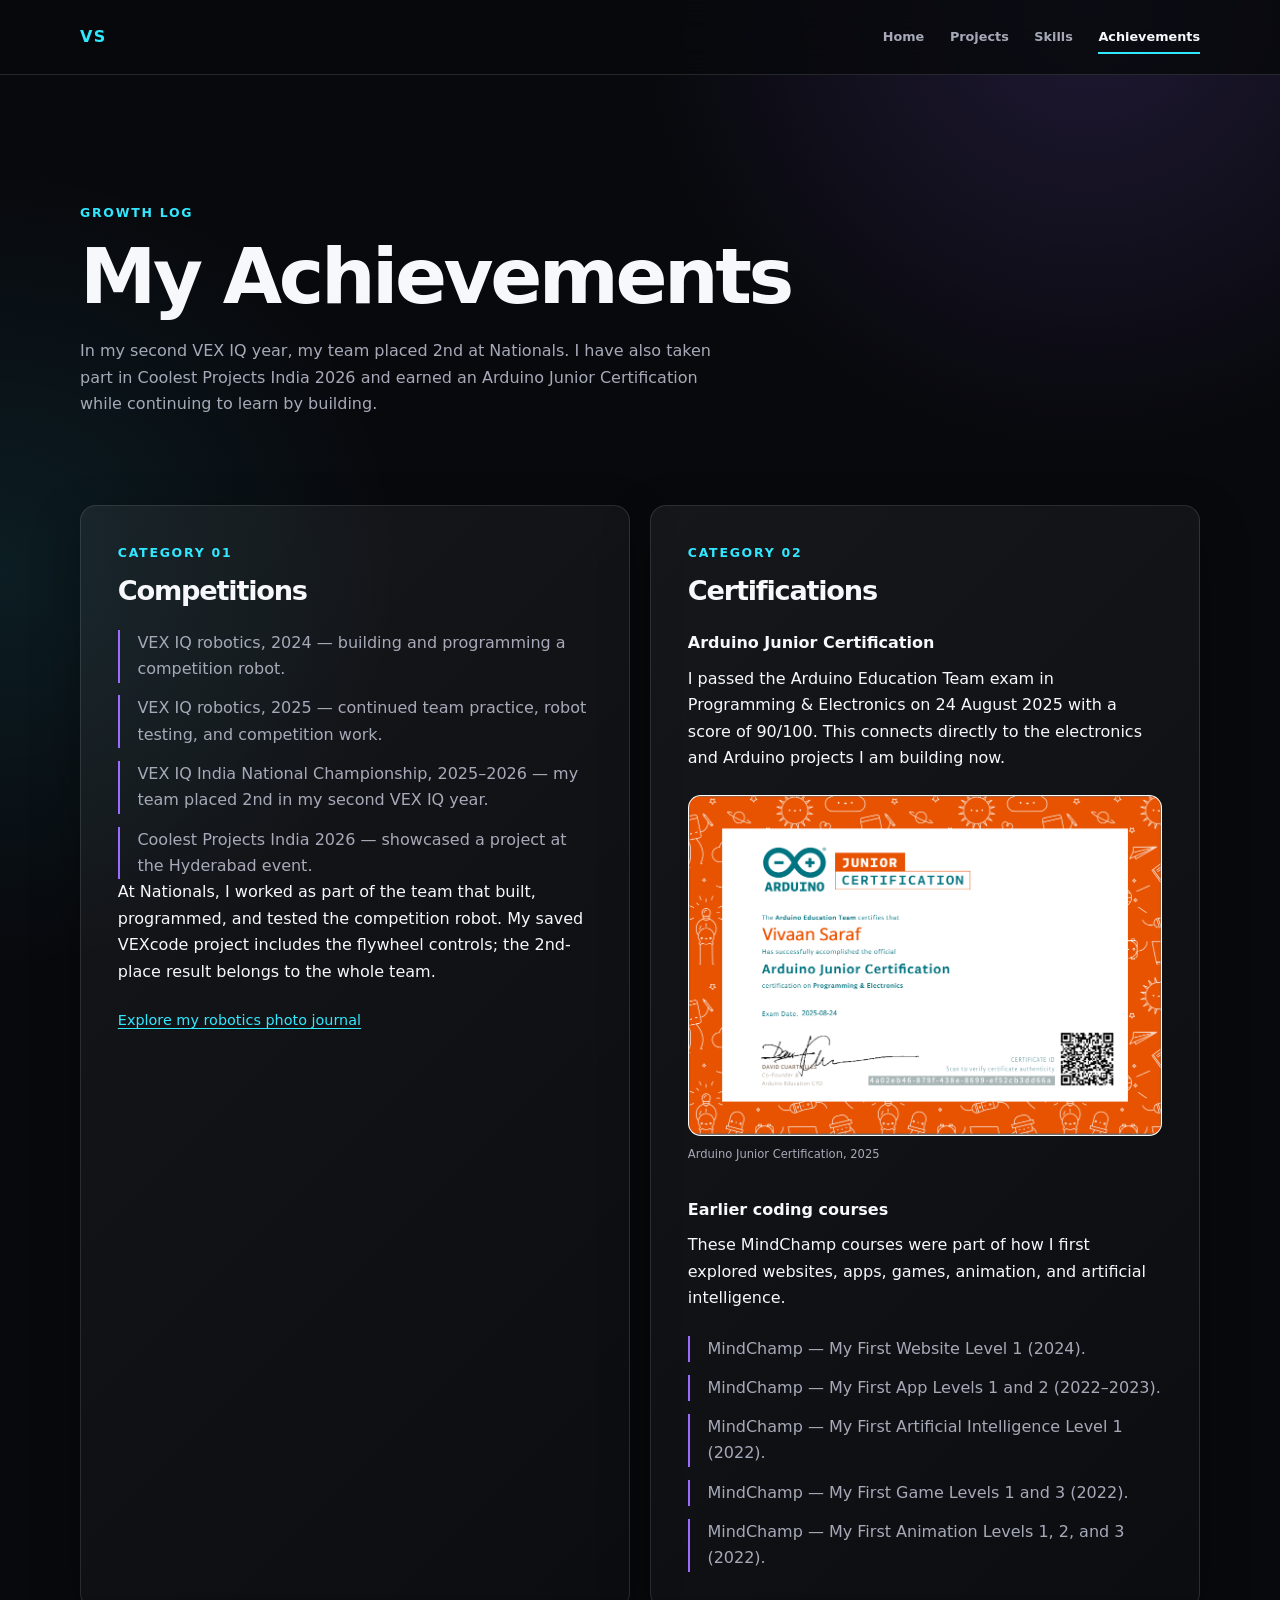
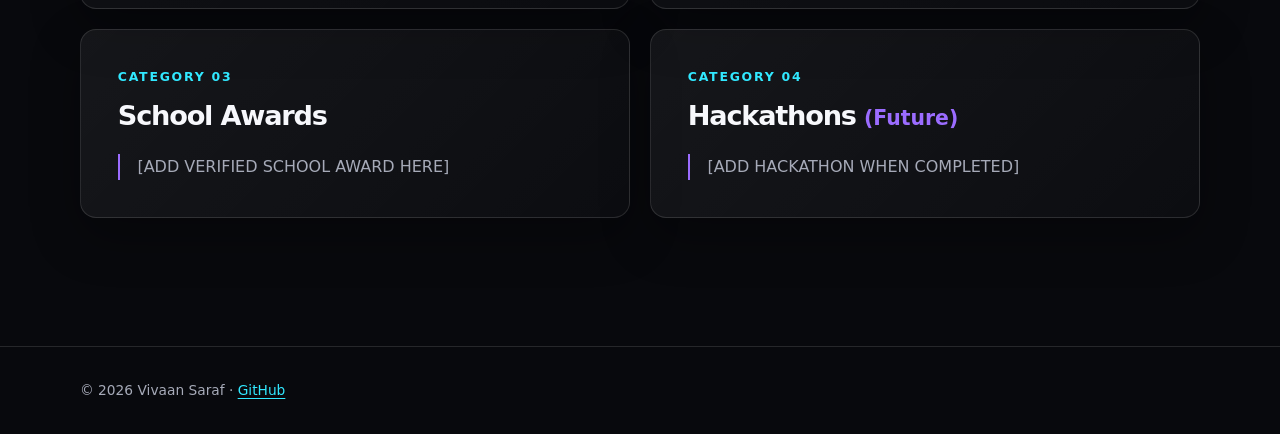
<file: achievements.html>
<!DOCTYPE html>
<html lang="en">
<head>
  <meta charset="UTF-8">
  <meta name="viewport" content="width=device-width, initial-scale=1.0">
  <meta name="description" content="Vivaan Saraf's robotics competitions, Arduino Junior Certification, and coding certificates.">
  <title>Achievements | Vivaan Saraf</title>
  <link rel="stylesheet" href="style.css?v=2.0">
</head>
<body>
  <header class="site-header">
    <nav class="site-nav container" aria-label="Primary navigation">
      <a class="brand" href="index.html" aria-label="Vivaan Saraf home">VS</a>
      <ul class="nav-links">
        <li><a href="index.html">Home</a></li>
        <li><a href="projects.html">Projects</a></li>
        <li><a href="skills.html">Skills</a></li>
        <li><a class="active" href="achievements.html" aria-current="page">Achievements</a></li>
      </ul>
    </nav>
  </header>

  <main>
    <section class="page-intro section container" aria-labelledby="achievements-title">
      <p class="eyebrow">Growth Log</p>
      <h1 id="achievements-title">My Achievements</h1>
      <p>In my second VEX IQ year, my team placed 2nd at Nationals. I have also taken part in Coolest Projects India 2026 and earned an Arduino Junior Certification while continuing to learn by building.</p>
    </section>

    <section class="section container achievements-grid" aria-label="Achievement categories">
      <article class="info-panel">
        <p class="eyebrow">Category 01</p>
        <h2>Competitions</h2>
        <ul class="accent-list">
          <li>VEX IQ robotics, 2024 — building and programming a competition robot.</li>
          <li>VEX IQ robotics, 2025 — continued team practice, robot testing, and competition work.</li>
          <li>VEX IQ India National Championship, 2025–2026 — my team placed 2nd in my second VEX IQ year.</li>
          <li>Coolest Projects India 2026 — showcased a project at the Hyderabad event.</li>
        </ul>
        <p>At Nationals, I worked as part of the team that built, programmed, and tested the competition robot. My saved VEXcode project includes the flywheel controls; the 2nd-place result belongs to the whole team.</p>
        <p><a href="https://photos.google.com/share/AF1QipMqKYZUfU76-3mRbu2ZNvPYSfWubZAIC1T2TUKQFDXF357ADCzVOULn_W6FX2EanA?key=ZWhiV0VmaGZkWm0yZWlWdFhhTnVDUXloYXJiU253" target="_blank" rel="noopener noreferrer">Explore my robotics photo journal</a></p>
      </article>
      <article class="info-panel">
        <p class="eyebrow">Category 02</p>
        <h2>Certifications</h2>
        <h3>Arduino Junior Certification</h3>
        <p>I passed the Arduino Education Team exam in Programming &amp; Electronics on 24 August 2025 with a score of 90/100. This connects directly to the electronics and Arduino projects I am building now.</p>
        <figure class="certificate-figure">
          <img class="certificate-image" src="images/certifications/arduino-junior-2025.png" alt="Arduino Junior Certification awarded to Vivaan Saraf on 24 August 2025" loading="lazy">
          <figcaption>Arduino Junior Certification, 2025</figcaption>
        </figure>
        <h3>Earlier coding courses</h3>
        <p>These MindChamp courses were part of how I first explored websites, apps, games, animation, and artificial intelligence.</p>
        <ul class="accent-list">
          <li>MindChamp — My First Website Level 1 (2024).</li>
          <li>MindChamp — My First App Levels 1 and 2 (2022–2023).</li>
          <li>MindChamp — My First Artificial Intelligence Level 1 (2022).</li>
          <li>MindChamp — My First Game Levels 1 and 3 (2022).</li>
          <li>MindChamp — My First Animation Levels 1, 2, and 3 (2022).</li>
        </ul>
      </article>
      <article class="info-panel">
        <p class="eyebrow">Category 03</p>
        <h2>School Awards</h2>
        <ul class="accent-list">
          <li>[ADD VERIFIED SCHOOL AWARD HERE]</li>
        </ul>
      </article>
      <article class="info-panel">
        <p class="eyebrow">Category 04</p>
        <h2>Hackathons <span class="future-label">(Future)</span></h2>
        <ul class="accent-list">
          <li>[ADD HACKATHON WHEN COMPLETED]</li>
        </ul>
      </article>
    </section>
  </main>

  <footer class="site-footer">
    <div class="container"><p>© 2026 Vivaan Saraf · <a href="https://github.com/VivaanSaraf" target="_blank" rel="noopener noreferrer">GitHub</a></p></div>
  </footer>
</body>
</html>
</file>
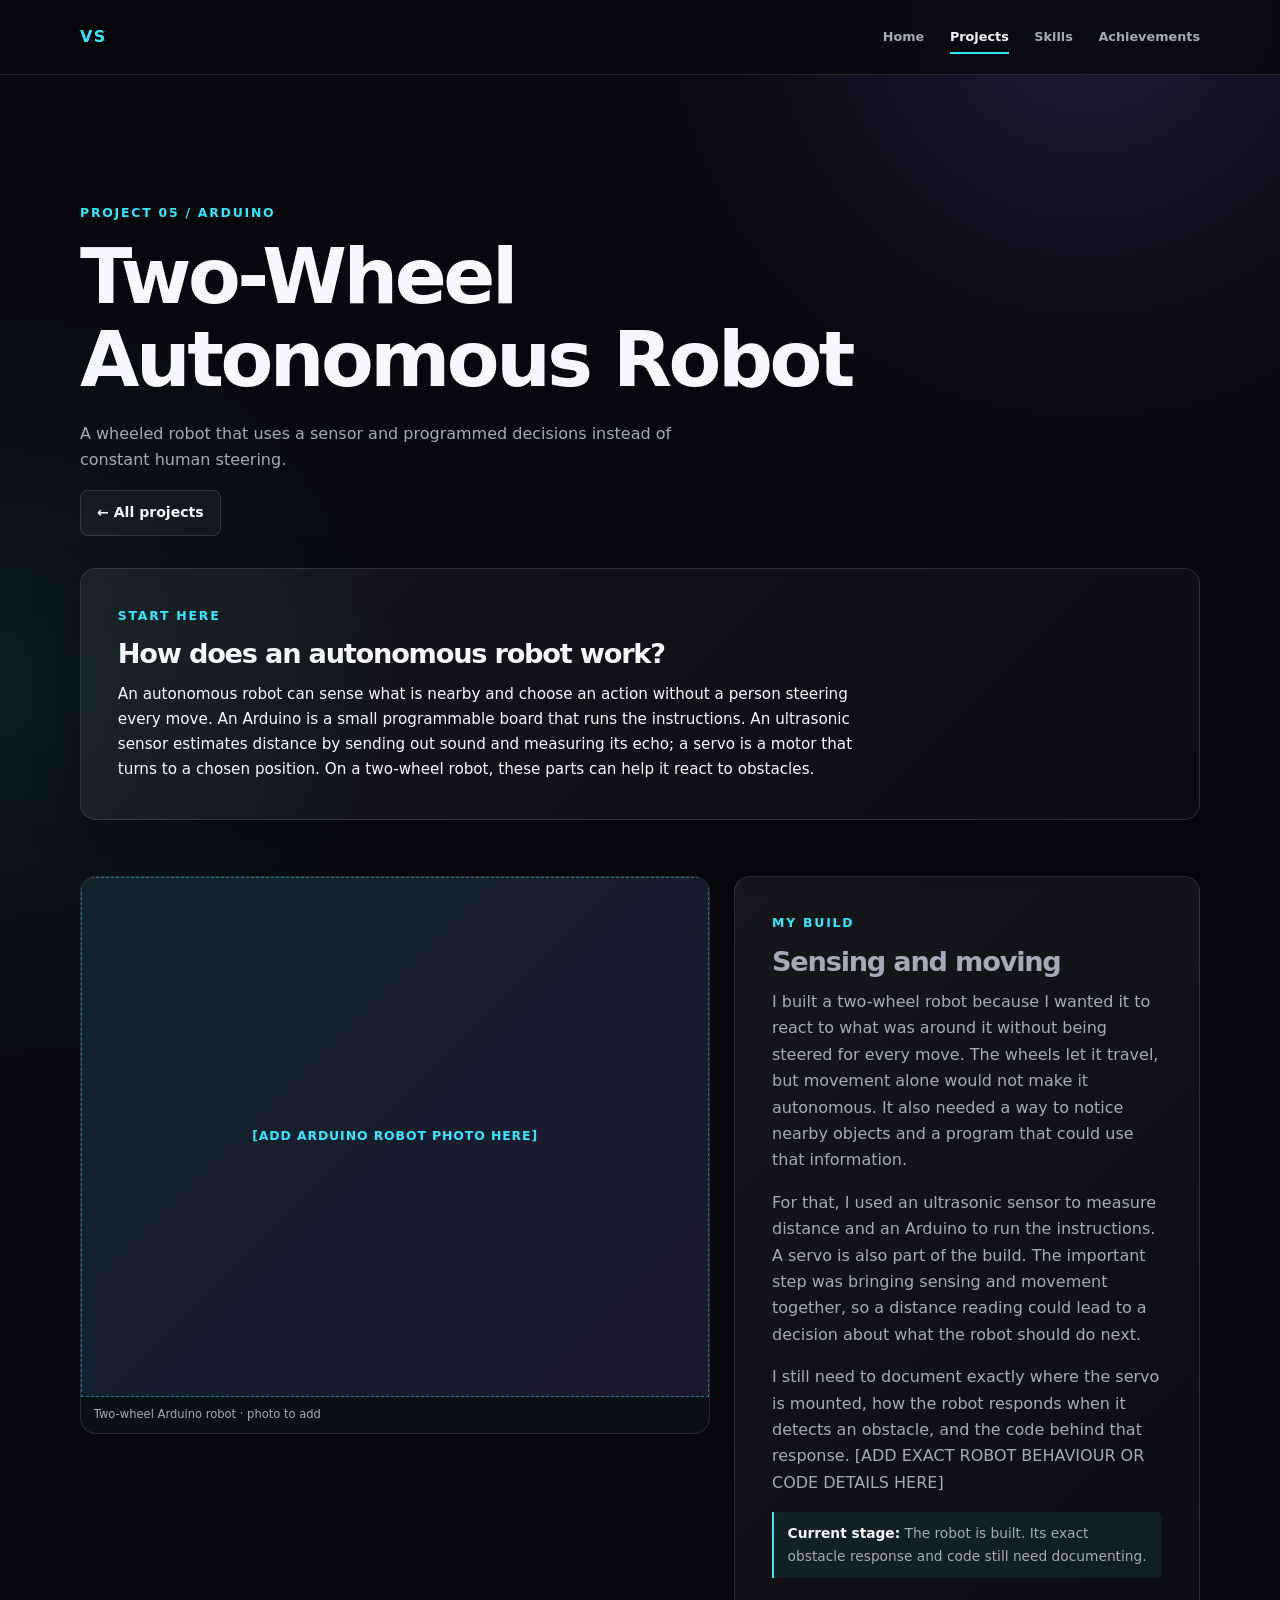
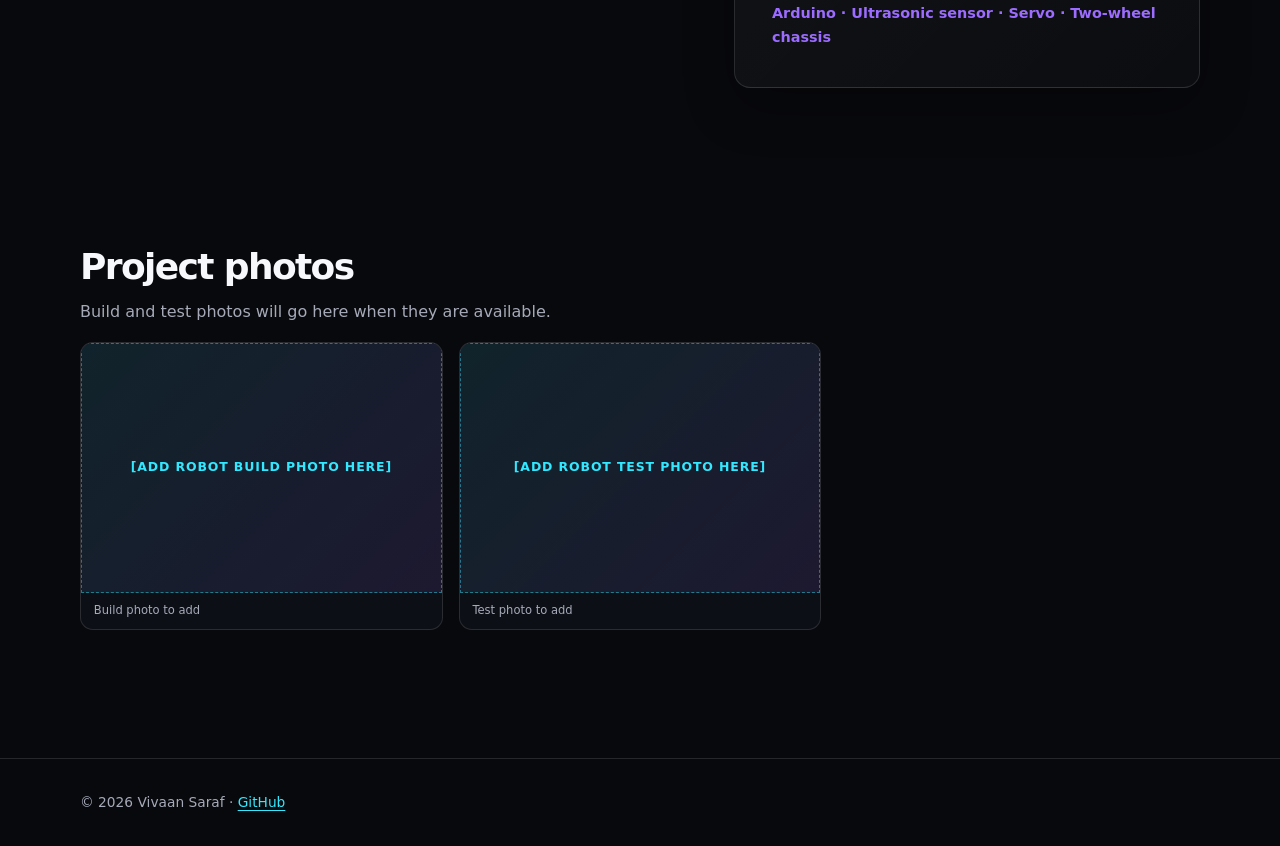
<file: arduino-robot.html>
<!DOCTYPE html>
<html lang="en">
<head>
  <meta charset="UTF-8">
  <meta name="viewport" content="width=device-width, initial-scale=1.0">
  <meta name="description" content="Vivaan Saraf's two-wheel autonomous Arduino robot with an ultrasonic sensor and servo.">
  <title>Two-Wheel Autonomous Robot | Vivaan Saraf</title>
  <link rel="stylesheet" href="style.css?v=2.0">
</head>
<body>
  <header class="site-header">
    <nav class="site-nav container" aria-label="Primary navigation">
      <a class="brand" href="index.html" aria-label="Vivaan Saraf home">VS</a>
      <ul class="nav-links">
        <li><a href="index.html">Home</a></li>
        <li><a class="active" href="projects.html" aria-current="page">Projects</a></li>
        <li><a href="skills.html">Skills</a></li>
        <li><a href="achievements.html">Achievements</a></li>
      </ul>
    </nav>
  </header>

  <main>
    <section class="page-intro section container" aria-labelledby="project-title">
      <p class="eyebrow">Project 05 / Arduino</p>
      <h1 id="project-title">Two-Wheel Autonomous Robot</h1>
      <p>A wheeled robot that uses a sensor and programmed decisions instead of constant human steering.</p>
      <a class="button button-secondary" href="projects.html">← All projects</a>
    </section>

    <section class="section container project-explainer" aria-labelledby="arduino-explainer-title">
      <div class="info-panel">
        <p class="eyebrow">Start here</p>
        <h2 id="arduino-explainer-title">How does an autonomous robot work?</h2>
        <p>An autonomous robot can sense what is nearby and choose an action without a person steering every move. An Arduino is a small programmable board that runs the instructions. An ultrasonic sensor estimates distance by sending out sound and measuring its echo; a servo is a motor that turns to a chosen position. On a two-wheel robot, these parts can help it react to obstacles.</p>
      </div>
    </section>

    <section class="section container project-detail" aria-label="Arduino robot project details">
      <div class="project-detail-grid">
        <figure class="media-slot">
          <div class="image-placeholder" role="img" aria-label="Arduino robot project photo to be added">[ADD ARDUINO ROBOT PHOTO HERE]</div>
          <figcaption>Two-wheel Arduino robot · photo to add</figcaption>
        </figure>
        <article class="info-panel">
          <p class="eyebrow">My build</p>
          <h2>Sensing and moving</h2>
          <p>I built a two-wheel robot because I wanted it to react to what was around it without being steered for every move. The wheels let it travel, but movement alone would not make it autonomous. It also needed a way to notice nearby objects and a program that could use that information.</p>
          <p>For that, I used an ultrasonic sensor to measure distance and an Arduino to run the instructions. A servo is also part of the build. The important step was bringing sensing and movement together, so a distance reading could lead to a decision about what the robot should do next.</p>
          <p>I still need to document exactly where the servo is mounted, how the robot responds when it detects an obstacle, and the code behind that response. [ADD EXACT ROBOT BEHAVIOUR OR CODE DETAILS HERE]</p>
          <p class="project-status"><strong>Current stage:</strong> The robot is built. Its exact obstacle response and code still need documenting.</p>
          <p class="tech-stack">Arduino · Ultrasonic sensor · Servo · Two-wheel chassis</p>
        </article>
      </div>
    </section>

    <section class="section container detail-section" aria-labelledby="arduino-gallery-title">
      <h2 id="arduino-gallery-title">Project photos</h2>
      <p class="detail-copy">Build and test photos will go here when they are available.</p>
      <div class="detail-gallery">
        <figure class="gallery-item"><div class="image-placeholder" role="img" aria-label="Arduino robot build photo to be added">[ADD ROBOT BUILD PHOTO HERE]</div><figcaption>Build photo to add</figcaption></figure>
        <figure class="gallery-item"><div class="image-placeholder" role="img" aria-label="Arduino robot test photo to be added">[ADD ROBOT TEST PHOTO HERE]</div><figcaption>Test photo to add</figcaption></figure>
      </div>
    </section>
  </main>

  <footer class="site-footer">
    <div class="container"><p>© 2026 Vivaan Saraf · <a href="https://github.com/VivaanSaraf" target="_blank" rel="noopener noreferrer">GitHub</a></p></div>
  </footer>
</body>
</html>
</file>
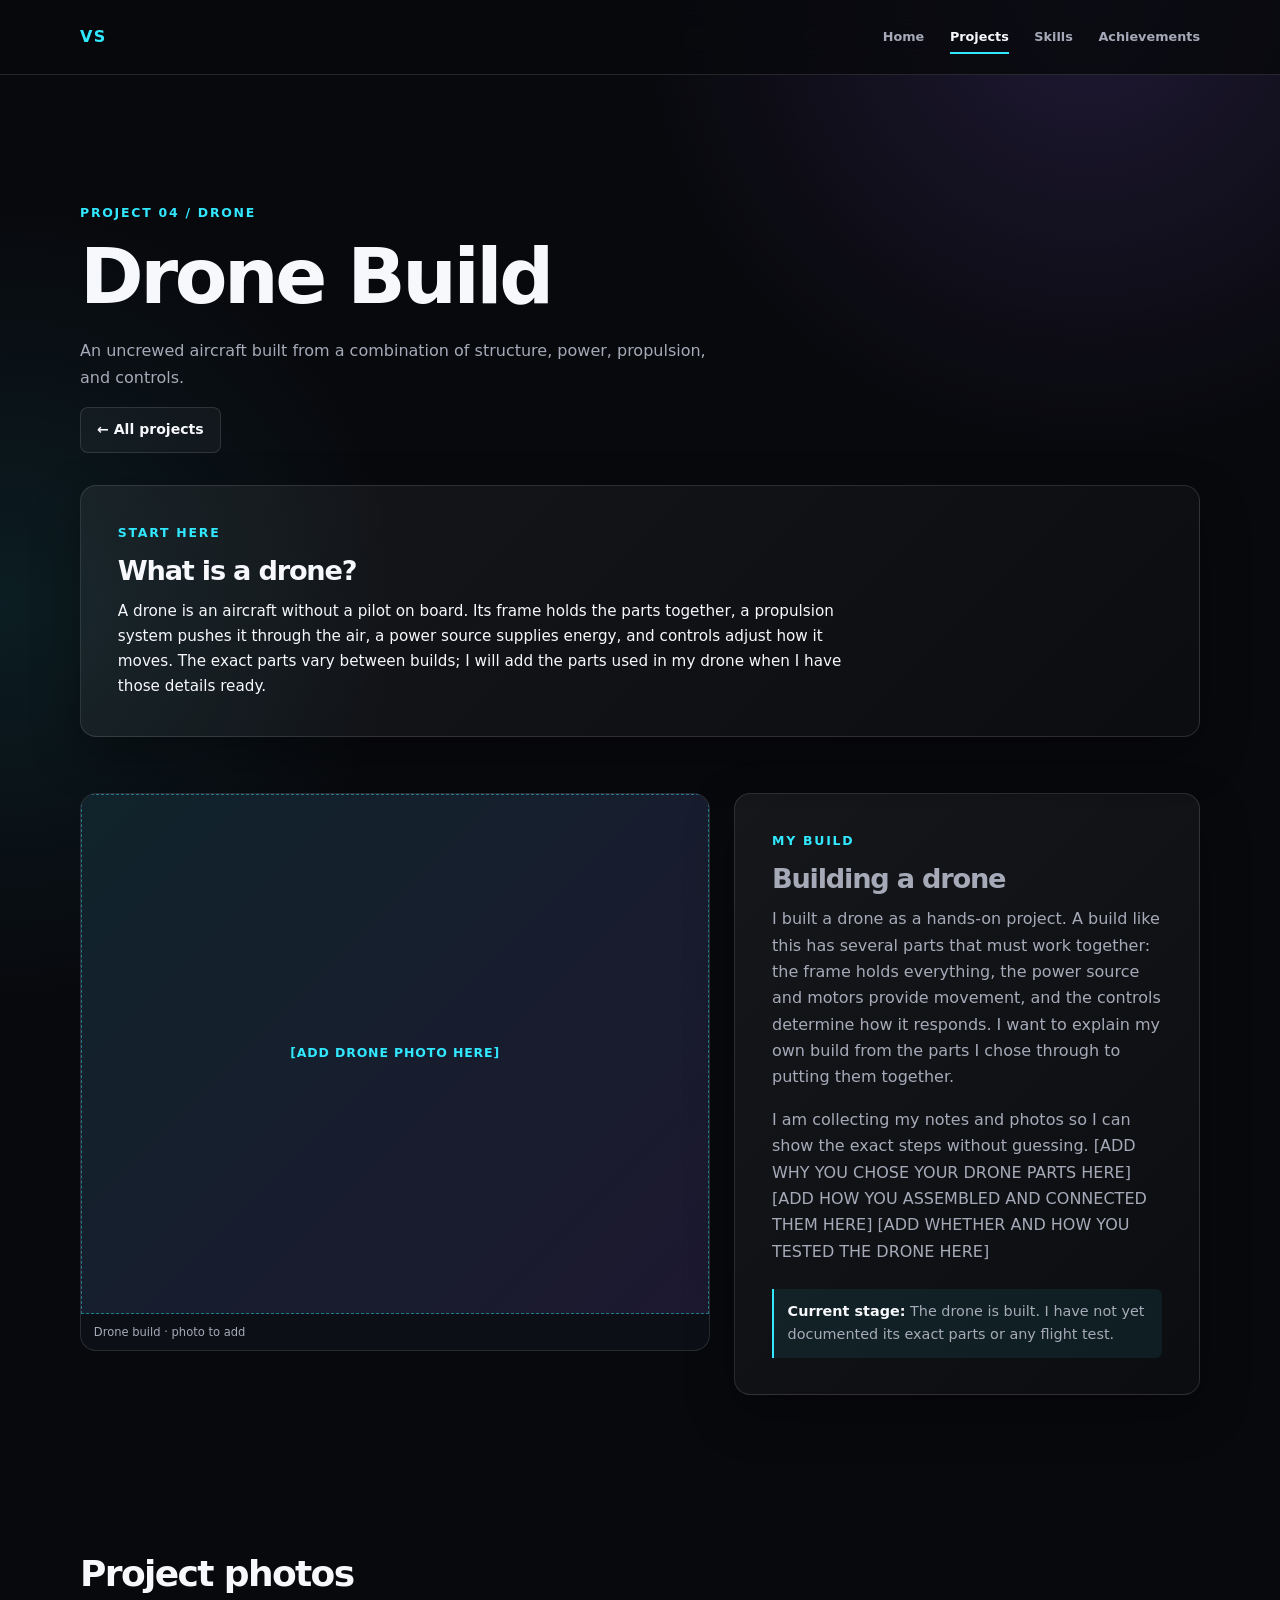
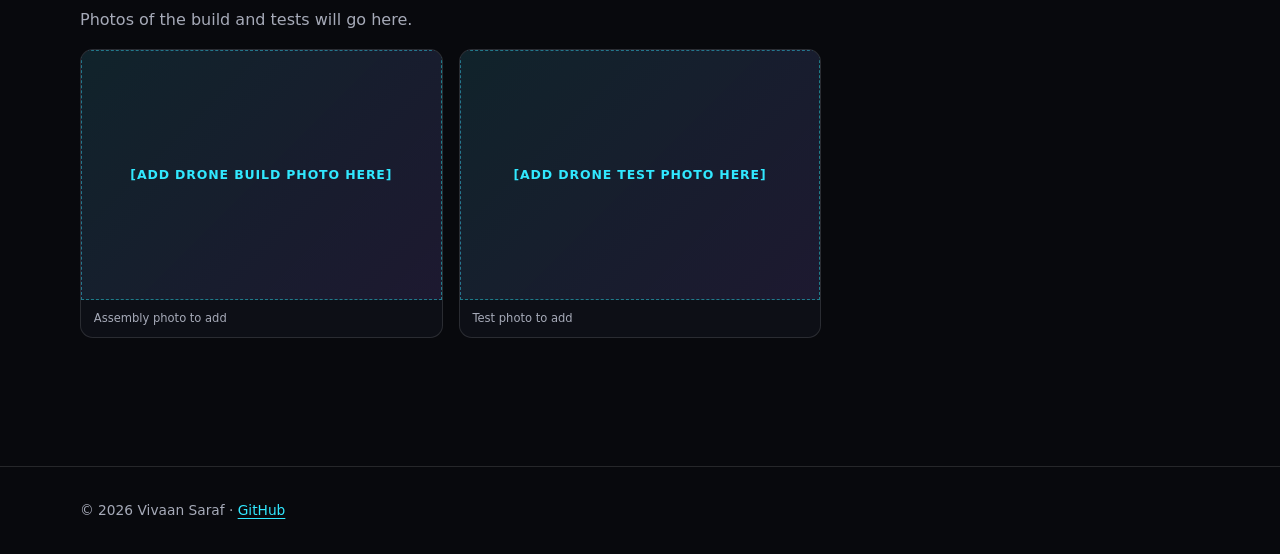
<file: drone.html>
<!DOCTYPE html>
<html lang="en">
<head>
  <meta charset="UTF-8">
  <meta name="viewport" content="width=device-width, initial-scale=1.0">
  <meta name="description" content="Vivaan Saraf's drone build project.">
  <title>Drone Build | Vivaan Saraf</title>
  <link rel="stylesheet" href="style.css?v=2.0">
</head>
<body>
  <header class="site-header">
    <nav class="site-nav container" aria-label="Primary navigation">
      <a class="brand" href="index.html" aria-label="Vivaan Saraf home">VS</a>
      <ul class="nav-links">
        <li><a href="index.html">Home</a></li>
        <li><a class="active" href="projects.html" aria-current="page">Projects</a></li>
        <li><a href="skills.html">Skills</a></li>
        <li><a href="achievements.html">Achievements</a></li>
      </ul>
    </nav>
  </header>

  <main>
    <section class="page-intro section container" aria-labelledby="project-title">
      <p class="eyebrow">Project 04 / Drone</p>
      <h1 id="project-title">Drone Build</h1>
      <p>An uncrewed aircraft built from a combination of structure, power, propulsion, and controls.</p>
      <a class="button button-secondary" href="projects.html">← All projects</a>
    </section>

    <section class="section container project-explainer" aria-labelledby="drone-explainer-title">
      <div class="info-panel">
        <p class="eyebrow">Start here</p>
        <h2 id="drone-explainer-title">What is a drone?</h2>
        <p>A drone is an aircraft without a pilot on board. Its frame holds the parts together, a propulsion system pushes it through the air, a power source supplies energy, and controls adjust how it moves. The exact parts vary between builds; I will add the parts used in my drone when I have those details ready.</p>
      </div>
    </section>

    <section class="section container project-detail" aria-label="Drone project details">
      <div class="project-detail-grid">
        <figure class="media-slot">
          <div class="image-placeholder" role="img" aria-label="Drone project photo to be added">[ADD DRONE PHOTO HERE]</div>
          <figcaption>Drone build · photo to add</figcaption>
        </figure>
        <article class="info-panel">
          <p class="eyebrow">My build</p>
          <h2>Building a drone</h2>
          <p>I built a drone as a hands-on project. A build like this has several parts that must work together: the frame holds everything, the power source and motors provide movement, and the controls determine how it responds. I want to explain my own build from the parts I chose through to putting them together.</p>
          <p>I am collecting my notes and photos so I can show the exact steps without guessing. [ADD WHY YOU CHOSE YOUR DRONE PARTS HERE] [ADD HOW YOU ASSEMBLED AND CONNECTED THEM HERE] [ADD WHETHER AND HOW YOU TESTED THE DRONE HERE]</p>
          <p class="project-status"><strong>Current stage:</strong> The drone is built. I have not yet documented its exact parts or any flight test.</p>
        </article>
      </div>
    </section>

    <section class="section container detail-section" aria-labelledby="drone-gallery-title">
      <h2 id="drone-gallery-title">Project photos</h2>
      <p class="detail-copy">Photos of the build and tests will go here.</p>
      <div class="detail-gallery">
        <figure class="gallery-item"><div class="image-placeholder" role="img" aria-label="Drone assembly photo to be added">[ADD DRONE BUILD PHOTO HERE]</div><figcaption>Assembly photo to add</figcaption></figure>
        <figure class="gallery-item"><div class="image-placeholder" role="img" aria-label="Drone test photo to be added">[ADD DRONE TEST PHOTO HERE]</div><figcaption>Test photo to add</figcaption></figure>
      </div>
    </section>
  </main>

  <footer class="site-footer">
    <div class="container"><p>© 2026 Vivaan Saraf · <a href="https://github.com/VivaanSaraf" target="_blank" rel="noopener noreferrer">GitHub</a></p></div>
  </footer>
</body>
</html>
</file>
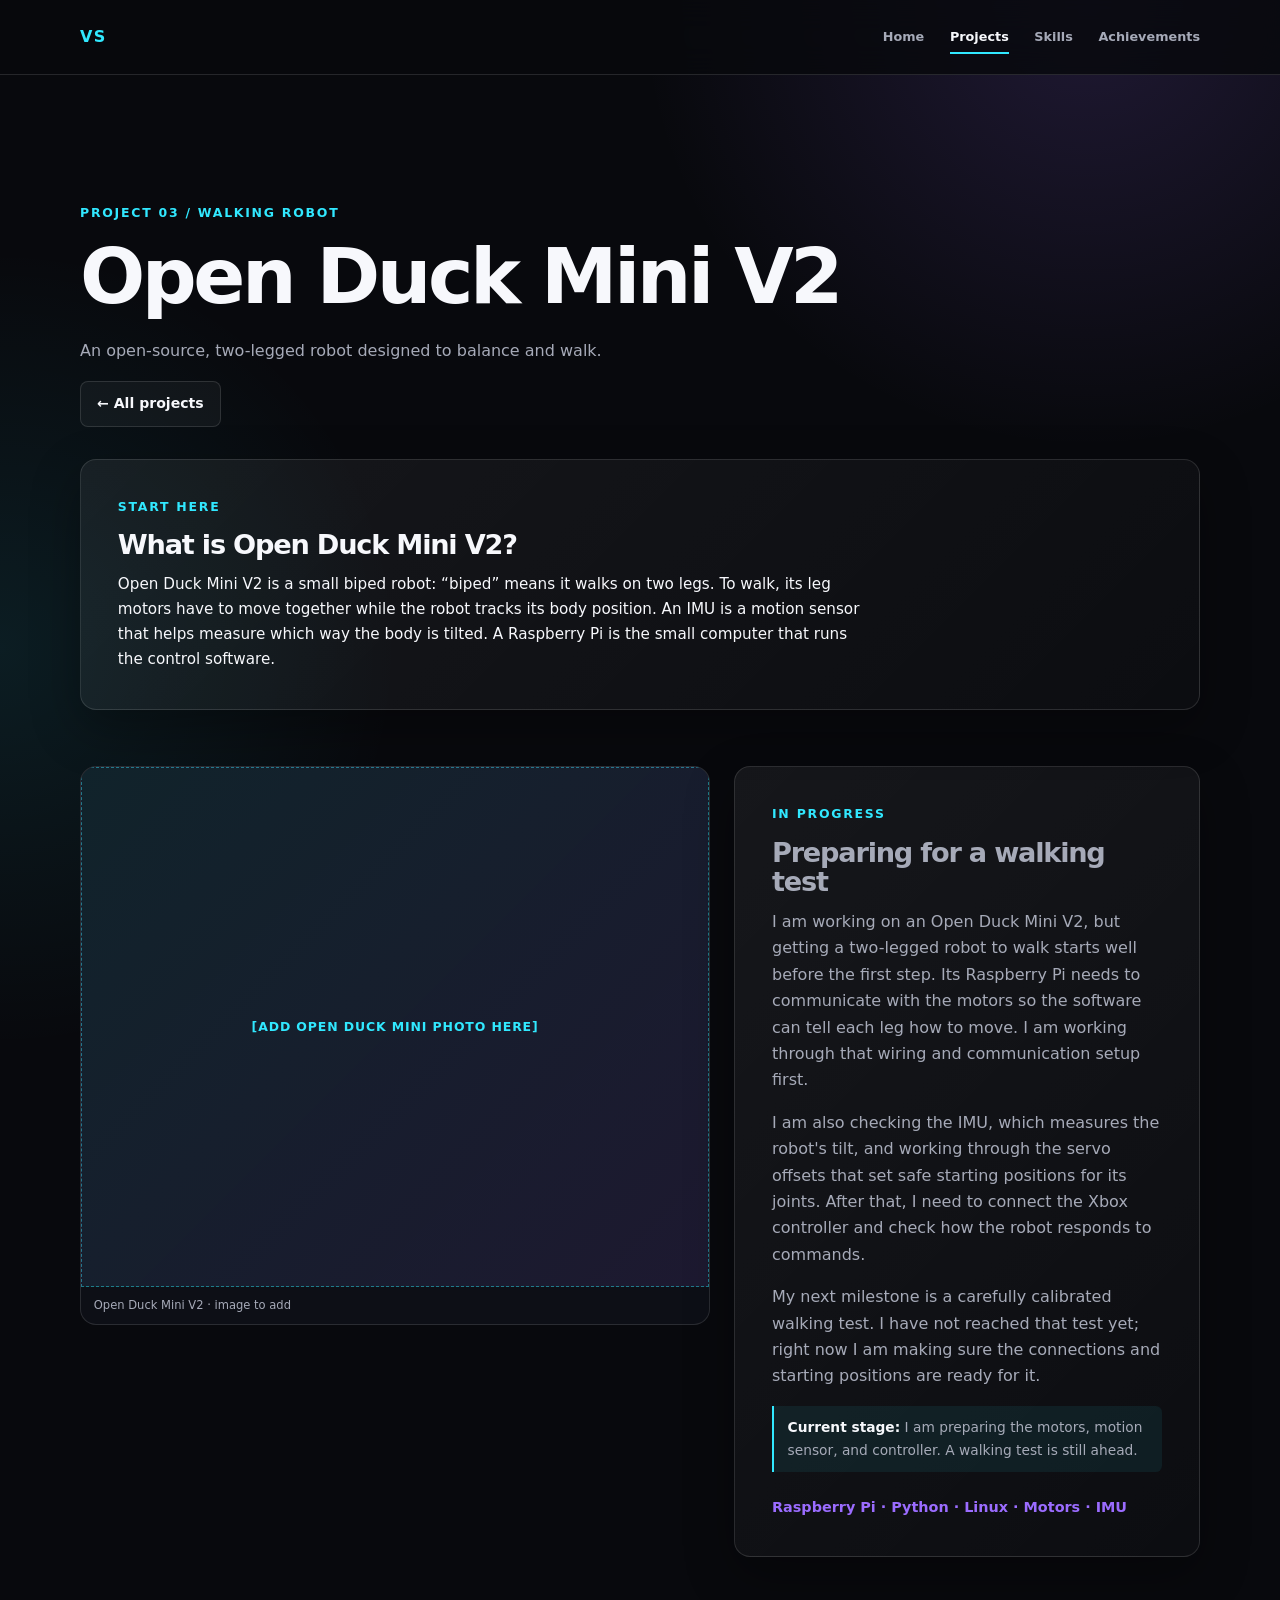
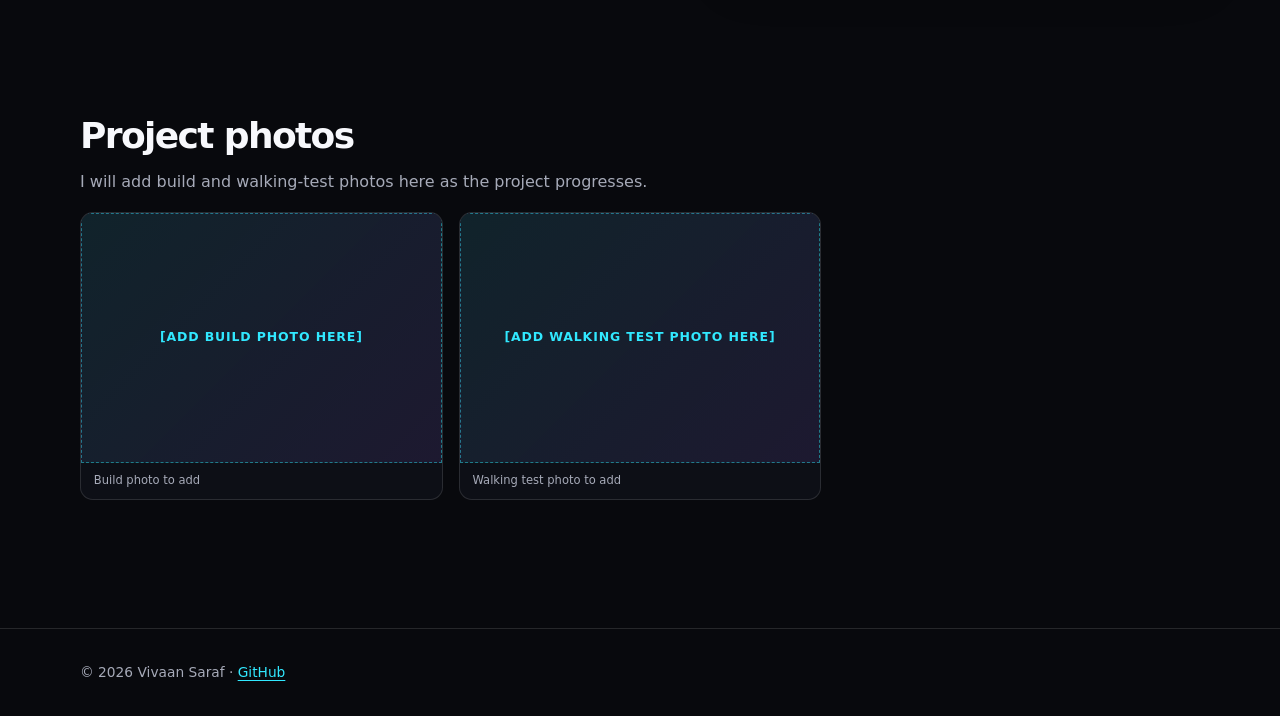
<file: open-duck-mini.html>
<!DOCTYPE html>
<html lang="en">
<head>
  <meta charset="UTF-8">
  <meta name="viewport" content="width=device-width, initial-scale=1.0">
  <meta name="description" content="Vivaan Saraf's Open Duck Mini V2 walking robot project.">
  <title>Open Duck Mini V2 | Vivaan Saraf</title>
  <link rel="stylesheet" href="style.css?v=2.0">
</head>
<body>
  <header class="site-header">
    <nav class="site-nav container" aria-label="Primary navigation">
      <a class="brand" href="index.html" aria-label="Vivaan Saraf home">VS</a>
      <ul class="nav-links">
        <li><a href="index.html">Home</a></li>
        <li><a class="active" href="projects.html" aria-current="page">Projects</a></li>
        <li><a href="skills.html">Skills</a></li>
        <li><a href="achievements.html">Achievements</a></li>
      </ul>
    </nav>
  </header>

  <main>
    <section class="page-intro section container" aria-labelledby="project-title">
      <p class="eyebrow">Project 03 / Walking robot</p>
      <h1 id="project-title">Open Duck Mini V2</h1>
      <p>An open-source, two-legged robot designed to balance and walk.</p>
      <a class="button button-secondary" href="projects.html">← All projects</a>
    </section>

    <section class="section container project-explainer" aria-labelledby="duck-explainer-title">
      <div class="info-panel">
        <p class="eyebrow">Start here</p>
        <h2 id="duck-explainer-title">What is Open Duck Mini V2?</h2>
        <p>Open Duck Mini V2 is a small biped robot: “biped” means it walks on two legs. To walk, its leg motors have to move together while the robot tracks its body position. An IMU is a motion sensor that helps measure which way the body is tilted. A Raspberry Pi is the small computer that runs the control software.</p>
      </div>
    </section>

    <section class="section container project-detail" aria-label="Open Duck Mini V2 project details">
      <div class="project-detail-grid">
        <figure class="media-slot">
          <div class="image-placeholder" role="img" aria-label="Open Duck Mini V2 project photo to be added">[ADD OPEN DUCK MINI PHOTO HERE]</div>
          <figcaption>Open Duck Mini V2 · image to add</figcaption>
        </figure>
        <article class="info-panel">
          <p class="eyebrow">In progress</p>
          <h2>Preparing for a walking test</h2>
          <p>I am working on an Open Duck Mini V2, but getting a two-legged robot to walk starts well before the first step. Its Raspberry Pi needs to communicate with the motors so the software can tell each leg how to move. I am working through that wiring and communication setup first.</p>
          <p>I am also checking the IMU, which measures the robot's tilt, and working through the servo offsets that set safe starting positions for its joints. After that, I need to connect the Xbox controller and check how the robot responds to commands.</p>
          <p>My next milestone is a carefully calibrated walking test. I have not reached that test yet; right now I am making sure the connections and starting positions are ready for it.</p>
          <p class="project-status"><strong>Current stage:</strong> I am preparing the motors, motion sensor, and controller. A walking test is still ahead.</p>
          <p class="tech-stack">Raspberry Pi · Python · Linux · Motors · IMU</p>
        </article>
      </div>
    </section>

    <section class="section container detail-section" aria-labelledby="duck-gallery-title">
      <h2 id="duck-gallery-title">Project photos</h2>
      <p class="detail-copy">I will add build and walking-test photos here as the project progresses.</p>
      <div class="detail-gallery">
        <figure class="gallery-item"><div class="image-placeholder" role="img" aria-label="Open Duck Mini build photo to be added">[ADD BUILD PHOTO HERE]</div><figcaption>Build photo to add</figcaption></figure>
        <figure class="gallery-item"><div class="image-placeholder" role="img" aria-label="Open Duck Mini walking test photo to be added">[ADD WALKING TEST PHOTO HERE]</div><figcaption>Walking test photo to add</figcaption></figure>
      </div>
    </section>
  </main>

  <footer class="site-footer">
    <div class="container"><p>© 2026 Vivaan Saraf · <a href="https://github.com/VivaanSaraf" target="_blank" rel="noopener noreferrer">GitHub</a></p></div>
  </footer>
</body>
</html>
</file>
<file: style.css>
:root {
  --obsidian: #08090d;
  --surface: #11131b;
  --surface-raised: #171a25;
  --line: rgba(255, 255, 255, 0.12);
  --text: #f7f8fc;
  --muted: #a6aab8;
  --cyan: #31e8ff;
  --violet: #9b6cff;
  --shadow: 0 18px 50px rgba(0, 0, 0, 0.32);
}

* { box-sizing: border-box; }

html { scroll-behavior: smooth; }

body {
  min-width: 320px;
  margin: 0;
  color: var(--text);
  background:
    radial-gradient(circle at 85% 0%, rgba(155, 108, 255, 0.16), transparent 28rem),
    radial-gradient(circle at 0% 28%, rgba(49, 232, 255, 0.09), transparent 25rem),
    var(--obsidian);
  font-family: Inter, ui-sans-serif, system-ui, -apple-system, BlinkMacSystemFont, "Segoe UI", sans-serif;
  line-height: 1.65;
}

a { color: inherit; }

.container { width: min(1120px, calc(100% - 2.5rem)); margin-inline: auto; }

.site-header {
  position: sticky;
  z-index: 10;
  top: 0;
  border-bottom: 1px solid var(--line);
  background: rgba(8, 9, 13, 0.82);
  backdrop-filter: blur(16px);
}

.site-nav { display: flex; align-items: center; justify-content: space-between; min-height: 4.6rem; gap: 1rem; }

.brand { color: var(--cyan); font-weight: 800; letter-spacing: 0.08em; text-decoration: none; }

.nav-links { display: flex; align-items: center; gap: clamp(0.5rem, 2vw, 1.8rem); margin: 0; padding: 0; list-style: none; }

.nav-links a { padding: 0.45rem 0; color: var(--muted); font-size: 0.8rem; font-weight: 700; text-decoration: none; transition: color 180ms ease; }
.nav-links a:hover, .nav-links a.active { color: var(--text); }
.nav-links a.active { border-bottom: 2px solid var(--cyan); }

.section { padding-block: clamp(4.5rem, 10vw, 8rem); }

.hero { min-height: calc(100svh - 4.6rem); display: grid; }
.hero--portrait { background: #000; }
.hero-content { width: min(1600px, calc(100% - 2rem)); display: grid; grid-template-columns: repeat(2, minmax(0, 1fr)); align-items: center; gap: clamp(0.75rem, 2vw, 1.75rem); padding-block: clamp(0.5rem, 1.5vw, 1rem); }
.hero-text { min-width: 0; }
.hero-portrait { position: relative; width: min(100%, 750px, calc(75svh - 4.5rem)); aspect-ratio: 3 / 4; justify-self: start; margin: 0; overflow: hidden; border: 1px solid var(--line); border-radius: 1.5rem; background: #101116; box-shadow: var(--shadow); }
.hero-portrait > img, .hero-portrait-placeholder { position: absolute; inset: 0; width: 100%; height: 100%; }
.hero-portrait > img { display: block; object-fit: cover; }
.hero-portrait-placeholder { display: grid; place-items: center; padding: 1.5rem; color: var(--muted); background: linear-gradient(145deg, #11131b, #090a0d); font-size: 0.85rem; font-weight: 700; letter-spacing: 0.08em; text-align: center; }

.eyebrow, .card-label { margin: 0 0 0.8rem; color: var(--cyan); font-size: 0.78rem; font-weight: 800; letter-spacing: 0.14em; text-transform: uppercase; }

h1, h2, p { margin-top: 0; }
h1, h2 { line-height: 1.08; letter-spacing: -0.045em; }
h1 { max-width: 16ch; margin-bottom: 1.2rem; font-size: clamp(2.35rem, 6vw, 4.8rem); }
.hero h1 { max-width: 100%; }
h1 span { color: var(--cyan); }
h2 { margin-bottom: 0.8rem; font-size: clamp(1.4rem, 3vw, 2.25rem); }
h3 { margin: 1.7rem 0 0.75rem; color: var(--text); font-size: 1rem; line-height: 1.3; }

.hero-copy, .page-intro > p:not(.eyebrow) { max-width: 62ch; color: var(--muted); font-size: clamp(0.9rem, 1.8vw, 1rem); }
.hero-actions { display: flex; flex-wrap: wrap; gap: 0.85rem; margin-top: 1.4rem; }

.button { display: inline-flex; align-items: center; justify-content: center; min-height: 2.9rem; padding: 0.65rem 1rem; border: 1px solid transparent; border-radius: 0.5rem; font-size: 0.88rem; font-weight: 800; text-decoration: none; transition: transform 180ms ease, box-shadow 180ms ease, background 180ms ease; }
.button:hover { transform: translateY(-2px); }
.button-primary { color: #05070a; background: linear-gradient(135deg, var(--cyan), #9cf4ff); box-shadow: 0 8px 24px rgba(49, 232, 255, 0.2); }
.button-secondary { border-color: var(--line); color: var(--text); background: rgba(255, 255, 255, 0.04); }

.section-heading { max-width: 680px; margin-bottom: 2rem; }
.compact-heading { margin-bottom: 1.25rem; }
.about-panel, .info-panel { border: 1px solid var(--line); border-radius: 1rem; background: linear-gradient(135deg, rgba(255,255,255,0.06), rgba(255,255,255,0.02)); box-shadow: var(--shadow); }
.about-panel { max-width: 860px; padding: clamp(1.4rem, 4vw, 3rem); color: var(--muted); font-size: 0.95rem; }
.about-panel p:last-child { margin-bottom: 0; }
.about-panel a, .info-panel a { color: var(--cyan); text-underline-offset: 0.2em; }
.info-panel > p:last-child { margin: 1.5rem 0 0; font-size: 0.9rem; }
.explore-section { width: min(calc(100% - 2.5rem), 1420px); margin-inline: auto; padding-top: 1rem; }
.home-tiles { display: grid; justify-items: center; gap: clamp(1.4rem, 3vw, 2.2rem); }
.home-tile {
  position: relative;
  display: grid;
  width: min(100%, 960px);
  aspect-ratio: var(--tile-ratio, 16 / 9);
  place-items: center;
  overflow: hidden;
  border: 1px solid var(--line);
  border-radius: clamp(1.4rem, 4vw, 3.2rem);
  color: var(--text);
  background: #12141a;
  box-shadow: var(--shadow);
  text-decoration: none;
  transition: transform 200ms ease, border-color 200ms ease;
}
.home-tile--four-three { --tile-ratio: 4 / 3; }
.home-tile:hover {
  transform: translateY(-4px);
  border-color: rgba(49, 232, 255, 0.55);
}
.home-tile::after {
  position: absolute;
  inset: 0;
  content: "";
  background:
    linear-gradient(90deg, rgba(8, 9, 13, 0.82), rgba(8, 9, 13, 0.4), rgba(8, 9, 13, 0.82)),
    rgba(8, 9, 13, 0.24);
  z-index: 2;
  transition: background 180ms ease;
}
.home-tile:hover::after {
  background:
    linear-gradient(90deg, rgba(8, 9, 13, 0.68), rgba(8, 9, 13, 0.25), rgba(8, 9, 13, 0.68)),
    rgba(8, 9, 13, 0.14);
}
.home-tile > .tile-image,
.home-tile > img {
  position: absolute;
  inset: 0;
  width: 100%;
  height: 100%;
  object-fit: cover;
  z-index: 1;
  transition: transform 220ms ease, filter 220ms ease;
}
.home-tile:hover > .tile-image,
.home-tile:hover > img {
  transform: scale(1.02);
}
.home-tile span {
  position: relative;
  z-index: 3;
  color: var(--text);
  font-size: clamp(2.2rem, 7vw, 4.8rem);
  font-weight: 900;
  line-height: 1;
  text-align: center;
  text-shadow: 0 18px 42px rgba(0, 0, 0, 0.58);
}

.page-intro { padding-bottom: 2rem; }
.page-intro h1 { max-width: 18ch; }
.projects-section { padding-top: 2rem; }
.projects-grid { display: grid; grid-template-columns: repeat(3, minmax(0, 1fr)); gap: 1.25rem; }
.project-card { display: flex; flex-direction: column; overflow: hidden; border: 1px solid var(--line); border-radius: 1rem; background: var(--surface); box-shadow: var(--shadow); transition: transform 200ms ease, border-color 200ms ease; }
.project-card:hover { transform: translateY(-5px); border-color: rgba(49, 232, 255, 0.55); }
.media-slot, .gallery-item { margin: 0; background: #0d0f16; }
.media-slot > img, .gallery-item > img { display: block; width: 100%; height: 210px; object-fit: cover; transition: transform 200ms ease, filter 200ms ease; }
.project-card:hover .media-slot > img, .gallery-item:hover > img { transform: scale(1.025); filter: brightness(1.08); }
.image-placeholder { display: grid; min-height: 210px; place-items: center; padding: 1rem; color: var(--cyan); border: 1px dashed rgba(49, 232, 255, 0.45); background: linear-gradient(135deg, rgba(49,232,255,0.09), rgba(155,108,255,0.11)); font-size: 0.78rem; font-weight: 700; letter-spacing: 0.07em; text-align: center; transition: filter 180ms ease, transform 180ms ease; }
.project-card:hover .image-placeholder, .gallery-item:hover .image-placeholder { filter: brightness(1.18); transform: scale(1.025); }
figcaption { padding: 0.55rem 0.8rem; color: var(--muted); font-size: 0.72rem; overflow-wrap: anywhere; }
.card-content { display: flex; flex: 1; flex-direction: column; padding: 1.5rem; }
.card-content h2 { font-size: 1.25rem; }
.card-content > p:not(.card-label):not(.tech-stack) { color: var(--muted); }
.tech-stack { color: var(--violet); font-size: 0.88rem; font-weight: 800; }
.project-status { padding: 0.65rem 0.85rem; border-left: 2px solid var(--cyan); border-radius: 0 0.4rem 0.4rem 0; background: rgba(49, 232, 255, 0.07); font-size: 0.86rem; }
.project-status strong { color: var(--text); }
.card-content .button { align-self: flex-start; margin-top: auto; }

.project-detail { padding-top: 2rem; }
.project-explainer { padding-top: 0; padding-bottom: 1.5rem; }
.project-explainer .info-panel > p:last-child { max-width: 78ch; margin: 0; font-size: 0.95rem; }
.project-detail-grid { display: grid; grid-template-columns: minmax(0, 1.15fr) minmax(0, 0.85fr); gap: 1.5rem; align-items: start; }
.project-detail .media-slot { overflow: hidden; border: 1px solid var(--line); border-radius: 1rem; }
.project-detail .media-slot > img { height: clamp(280px, 42vw, 520px); }
.project-detail .image-placeholder { min-height: clamp(280px, 42vw, 520px); }
.project-detail .info-panel { color: var(--muted); }
.project-detail .info-panel p:last-child { margin-bottom: 0; }
.project-detail .tech-stack { margin-bottom: 1.5rem; }
.project-detail-actions { display: flex; flex-wrap: wrap; gap: 0.75rem; margin-top: 1.5rem; }
.info-panel a.button-primary { color: #05070a; }
.detail-section { padding-top: 2rem; }
.detail-section h2 { max-width: 24ch; }
.detail-copy { max-width: 72ch; color: var(--muted); }
.detail-gallery { display: grid; grid-template-columns: repeat(3, minmax(0, 1fr)); gap: 1rem; }
.detail-gallery .gallery-item > img { height: auto; aspect-ratio: 4 / 3; object-fit: cover; }
.detail-gallery .image-placeholder { min-height: 220px; }
.certificate-figure { margin: 1.5rem 0 0; }
.certificate-figure figcaption { padding-inline: 0; }
.certificate-image { display: block; width: 100%; max-width: 760px; height: auto; border: 1px solid var(--line); border-radius: 0.8rem; background: #fff; }

.gallery-grid { display: grid; grid-template-columns: repeat(2, minmax(0, 1fr)); gap: 1rem; }
.gallery-item { overflow: hidden; border: 1px solid var(--line); border-radius: 0.8rem; }
.gallery-item .image-placeholder { min-height: 250px; }
.gallery-item > img { height: 250px; }
.skills-section, .achievements-grid { display: grid; grid-template-columns: repeat(2, minmax(0, 1fr)); gap: 1.25rem; padding-top: 2.5rem; }
.info-panel { padding: clamp(1.4rem, 4vw, 2.3rem); }
.info-panel h2 { font-size: clamp(1.25rem, 2.5vw, 1.7rem); }
.future-label { color: var(--violet); font-size: 0.75em; font-weight: 600; letter-spacing: 0; }
.accent-list { display: grid; gap: 0.8rem; margin: 1.5rem 0 0; padding: 0; list-style: none; color: var(--muted); }
.accent-list li { padding-left: 1.1rem; border-left: 2px solid var(--violet); }

.site-footer { padding-block: 2rem; border-top: 1px solid var(--line); color: var(--muted); font-size: 0.86rem; }
.site-footer p { margin: 0; }
.site-footer a { color: var(--cyan); text-underline-offset: 0.2em; }

:focus-visible { outline: 3px solid var(--cyan); outline-offset: 4px; }

@media (max-width: 1000px) {
  .projects-grid { grid-template-columns: repeat(2, minmax(0, 1fr)); }
}

@media (max-width: 900px) {
  .hero-content { grid-template-columns: 1fr; gap: 2rem; padding-block: 2rem; }
  .hero-portrait { width: min(100%, 460px); justify-self: center; }
}

@media (max-width: 780px) {
  .project-detail-grid { grid-template-columns: 1fr; }
  .skills-section, .achievements-grid { grid-template-columns: 1fr; }
  .detail-gallery { grid-template-columns: repeat(2, minmax(0, 1fr)); }
}

@media (max-width: 560px) {
  .container { width: min(100% - 1.5rem, 1120px); }
  .site-nav { align-items: flex-start; flex-direction: column; padding-block: 0.85rem; }
  .nav-links { width: 100%; justify-content: space-between; gap: 0.5rem; }
  .nav-links a { font-size: 0.72rem; }
  .hero { min-height: calc(100svh - 6.5rem); }
  .projects-grid, .detail-gallery { grid-template-columns: 1fr; }
  .gallery-grid { grid-template-columns: 1fr; }
  .home-tile span { font-size: clamp(1.8rem, 8vw, 3rem); }
  .project-detail-actions .button { width: 100%; }
}
</file>
